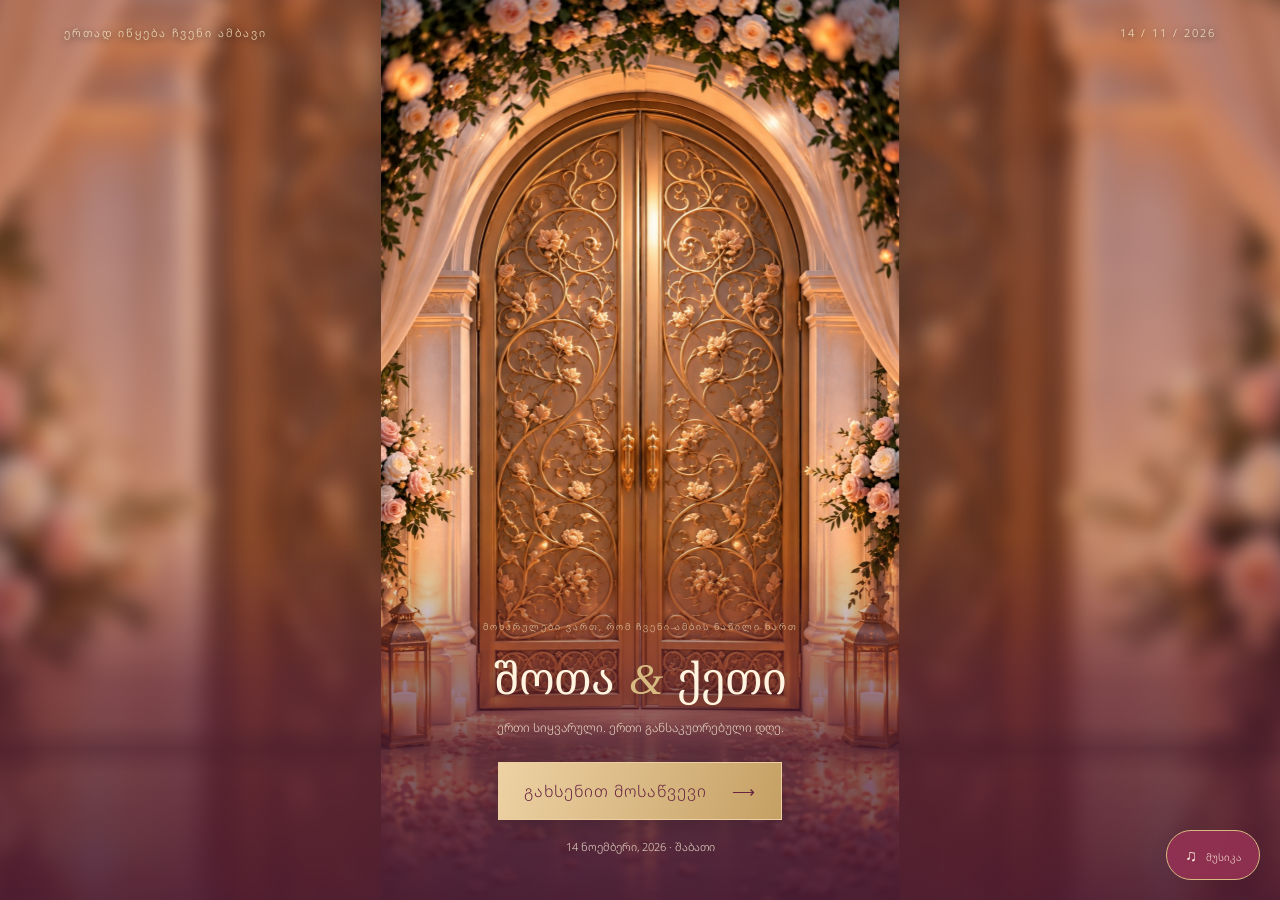
<file: index.html>
<!doctype html><html lang="ka"><head><meta charset="UTF-8"><meta name="viewport" content="width=device-width,initial-scale=1"><meta name="theme-color" content="#f5f0e6"><meta name="description" content="შოთასა და ქეთის საქორწილო მოსაწვევი — 14 ნოემბერი, 2026"><title>შოთა & ქეთი · 14 ნოემბერი 2026</title><link rel="preconnect" href="https://fonts.googleapis.com"><link rel="preconnect" href="https://fonts.gstatic.com" crossorigin><link href="https://fonts.googleapis.com/css2?family=Noto+Serif+Georgian:wght@300;400;500&family=Noto+Sans+Georgian:wght@300;400&display=swap" rel="stylesheet"><link rel="stylesheet" href="style.css?v=6"><style>
#preloader{position:fixed;inset:0;z-index:9999;display:flex;align-items:center;justify-content:center;background:radial-gradient(ellipse at 50% 32%,#fff8f3,#f0dce1);font-family:'Noto Serif Georgian',Georgia,serif;color:#902b50;transition:opacity .7s ease}
#preloader.pl-done{opacity:0;pointer-events:none}
#preloader .pl-inner{text-align:center;padding:22px}
#preloader .pl-names{font-size:26px;letter-spacing:1px;margin:0 0 28px;font-weight:400}
#preloader .pl-names em{color:#c7a46b;font-style:italic;font-family:Georgia,serif}
#preloader .pl-ring{position:relative;width:118px;height:118px;margin:0 auto}
#preloader .pl-ring svg{width:118px;height:118px;transform:rotate(-90deg)}
#preloader .pl-track{fill:none;stroke:#e9ccd3;stroke-width:4}
#preloader .pl-prog{fill:none;stroke:#c7a46b;stroke-width:4;stroke-linecap:round;stroke-dasharray:339.292;stroke-dashoffset:339.292;transition:stroke-dashoffset .3s ease}
#preloader .pl-pct{position:absolute;inset:0;display:flex;align-items:center;justify-content:center;font-size:27px;color:#902b50;font-variant-numeric:tabular-nums}
#preloader .pl-label{margin:26px 0 0;font-family:'Noto Sans Georgian',sans-serif;font-size:11px;letter-spacing:3px;color:#a66a7e}
@media(prefers-reduced-motion:reduce){#preloader .pl-prog{transition:none}}
</style></head><body class="locked"><div id="preloader" role="progressbar" aria-valuemin="0" aria-valuemax="100" aria-valuenow="0" aria-label="საიტის ჩატვირთვა"><div class="pl-inner"><p class="pl-names">შოთა <em>&</em> ქეთი</p><div class="pl-ring"><svg viewBox="0 0 118 118"><circle class="pl-track" cx="59" cy="59" r="54"/><circle class="pl-prog" cx="59" cy="59" r="54"/></svg><span class="pl-pct" aria-live="polite">0%</span></div><p class="pl-label">მოსაწვევი იტვირთება…</p></div></div>
<div id="intro" class="intro"><div class="intro-top"><span>ერთად იწყება ჩვენი ამბავი</span><span>14 / 11 / 2026</span></div><div class="scene photographic" id="scene"><div class="ceremony" id="ceremony"><video id="entrance-video" muted playsinline preload="auto" poster="open-aisle.jpg" aria-label="კარიბჭის მიღმა ნეფე-პატარძლის სიარული"><source src="wedding-video.mp4" type="video/mp4"></video></div><div class="gate-frame"><div class="photo-surround"></div><div class="gate left" id="leftGate"></div><div class="gate right" id="rightGate"></div></div></div><div class="intro-copy"><p class="eyebrow">მოხარულები ვართ, რომ ჩვენი ამბის ნაწილი ხართ</p><h1>შოთა <em>&</em> ქეთი</h1><p>ერთი სიყვარული. ერთი განსაკუთრებული დღე.</p><button id="open" class="primary">გახსენით მოსაწვევი <span>⟶</span></button><p class="small">14 ნოემბერი, 2026 · შაბათი</p></div><button id="skip" class="skip" hidden>მოსაწვევზე გადასვლა ⟶</button><div id="scene-caption" class="scene-caption" aria-live="polite"></div></div>
<main id="main" hidden><svg class="vine-defs" xmlns="http://www.w3.org/2000/svg" aria-hidden="true"><defs><g id="grape-leaf"><path d="M0 0C-9-12-30-10-28-23L-39-28L-27-34L-35-45L-20-44L-19-59L-6-49L0-68L7-49L22-59L21-42L37-45L29-31L42-25L27-18C26-5 8-10 0 0Z"/><path class="leaf-veins" d="M0 0V-59M0-15L-25-34M0-26L-15-46M0-15L27-29M0-29L16-47"/></g><symbol id="vine-spray" viewBox="0 0 190 650"><path class="vine-stem" d="M20 650C8 562 104 550 68 455S32 324 96 258S127 124 101 0"/><path class="vine-tendril" d="M68 458C143 464 159 404 121 402C93 403 106 439 127 421M72 303C8 300 9 249 37 253C59 259 43 286 30 273M118 132C178 141 179 91 153 96C136 100 145 122 159 113"/><g class="vine-leaves"><use href="#grape-leaf" transform="translate(64 555) rotate(-58) scale(1.05)"/><use href="#grape-leaf" transform="translate(60 484) rotate(44) scale(.9)"/><use href="#grape-leaf" transform="translate(49 389) rotate(-55) scale(1.1)"/><use href="#grape-leaf" transform="translate(74 308) rotate(48) scale(.95)"/><use href="#grape-leaf" transform="translate(113 224) rotate(-45) scale(.85)"/><use href="#grape-leaf" transform="translate(123 147) rotate(56) scale(.8)"/><use href="#grape-leaf" transform="translate(113 65) rotate(-38) scale(.65)"/></g></symbol></defs></svg><div class="vine-border vine-border-left" aria-hidden="true"><svg viewBox="0 0 190 650"><use href="#vine-spray"/></svg></div><div class="vine-border vine-border-right" aria-hidden="true"><svg viewBox="0 0 190 650"><use href="#vine-spray"/></svg></div><header><a href="#home" class="brand" aria-label="შოთა და ქეთი — მთავარი"><img src="monogram.jpg" alt="შოთასა და ქეთის ოქროს მონოგრამა" width="60" height="60"></a><nav><a href="#schedule">განრიგი</a><a href="#gallery">გალერეა</a><a href="#rsvp">დადასტურება</a></nav></header><section class="hero" id="home"><div class="hero-art"><video id="hero-video" muted loop playsinline preload="none" poster="garden-ceremony.jpg" aria-label="საქორწილო ვიდეო — უწყვეტი გამეორება"><source src="wedding-video.mp4" type="video/mp4"></video><span>ჩვენი დღის შთაგონება</span></div><div class="hero-copy"><img class="hero-crest" src="monogram.jpg" alt="შ & ქ მონოგრამა" width="78" height="78"><p class="eyebrow">ჩვენ ვქორწინდებით</p><h2>შოთა <em>&</em> ქეთი</h2><div class="hero-flourish" aria-hidden="true"><svg viewBox="0 0 240 44"><path class="vine-stem" d="M14 24Q68 8 120 22T226 20"/><use href="#grape-leaf" transform="translate(80 20) rotate(-26) scale(.32)"/><use href="#grape-leaf" transform="translate(120 24) rotate(150) scale(.3)"/><use href="#grape-leaf" transform="translate(160 19) rotate(-30) scale(.3)"/></svg></div><p class="date">14 ნოემბერი, 2026 · შაბათი</p><p class="hero-place">ოზურგეთი &amp; ბათუმი</p><p>სიხარულით გიწვევთ ჩვენი სიყვარულის<br>ყველაზე განსაკუთრებულ დღეს.</p><a class="text-link" href="#schedule">ჩვენი დღის განრიგი ↓</a></div></section><section class="count-section" id="wedding-calendar"><p class="eyebrow calendar-kicker">შეინახეთ თარიღი</p><h2 class="month-title">ნოემბერი <span>2026</span></h2><div class="calendar-rule"></div><div class="vine-divider" aria-hidden="true"><svg viewBox="0 0 300 75"><path class="vine-stem" d="M15 50Q75 16 150 43T285 30"/><use href="#grape-leaf" transform="translate(80 35) rotate(-30) scale(.42)"/><use href="#grape-leaf" transform="translate(125 39) rotate(140) scale(.37)"/><use href="#grape-leaf" transform="translate(180 48) rotate(28) scale(.42)"/><use href="#grape-leaf" transform="translate(230 44) rotate(140) scale(.34)"/></svg></div><div class="month-card" aria-label="2026 წლის ნოემბრის კალენდარი"><svg class="mc-leaf mc-leaf-tl" viewBox="0 0 70 70" aria-hidden="true"><use href="#grape-leaf" transform="translate(34 36) rotate(18) scale(.52)"/></svg><svg class="mc-leaf mc-leaf-br" viewBox="0 0 70 70" aria-hidden="true"><use href="#grape-leaf" transform="translate(36 34) rotate(198) scale(.52)"/></svg><div class="weekdays"><span>ორ</span><span>სა</span><span>ოთ</span><span>ხუ</span><span>პა</span><span>შა</span><span>კვ</span></div><div class="month-grid"><span class="empty" aria-hidden="true"></span><span class="empty" aria-hidden="true"></span><span class="empty" aria-hidden="true"></span><span class="empty" aria-hidden="true"></span><span class="empty" aria-hidden="true"></span><span class="empty" aria-hidden="true"></span><span class="month-day"><span>1</span></span><span class="month-day"><span>2</span></span><span class="month-day"><span>3</span></span><span class="month-day"><span>4</span></span><span class="month-day"><span>5</span></span><span class="month-day"><span>6</span></span><span class="month-day"><span>7</span></span><span class="month-day"><span>8</span></span><span class="month-day"><span>9</span></span><span class="month-day"><span>10</span></span><span class="month-day"><span>11</span></span><span class="month-day"><span>12</span></span><span class="month-day"><span>13</span></span><span class="month-day wedding-day" aria-label="14 ნოემბერი — ჩვენი ქორწილის დღე"><span>14</span><svg viewBox="0 0 100 94" aria-hidden="true"><path d="M50 85C36 72 7 54 7 29C7 3 38 0 50 22C62 0 93 3 93 29C93 54 64 72 50 85Z"/></svg><small class="wd-label">ჩვენი დღე</small></span><span class="month-day"><span>15</span></span><span class="month-day"><span>16</span></span><span class="month-day"><span>17</span></span><span class="month-day"><span>18</span></span><span class="month-day"><span>19</span></span><span class="month-day"><span>20</span></span><span class="month-day"><span>21</span></span><span class="month-day"><span>22</span></span><span class="month-day"><span>23</span></span><span class="month-day"><span>24</span></span><span class="month-day"><span>25</span></span><span class="month-day"><span>26</span></span><span class="month-day"><span>27</span></span><span class="month-day"><span>28</span></span><span class="month-day"><span>29</span></span><span class="month-day"><span>30</span></span></div></div><p class="eyebrow countdown-title">ჩვენს დიდ დღემდე დარჩა</p><div id="countdown" class="countdown" role="timer" aria-label="ქორწილამდე დარჩენილი დრო"></div><p class="small" id="count-label">14 ნოემბერი · 13:00 · საქართველოს დროით</p></section><section id="schedule" class="schedule"><p class="eyebrow">დღე, რომელსაც ერთად გავიხსენებთ</p><h2>ჩვენი დღის განრიგი</h2><p class="location-hint">დააჭირეთ „მაჩვენე გზა“ — მარშრუტი პირდაპირ გაიხსნება</p><div class="journey reveal" aria-label="ჩვენი დღის მოგზაურობის რუკა"><img class="journey-photo" src="journey-map.webp?v=2" alt="ჩვენი დღის მოგზაურობა — ოზურგეთიდან ბათუმამდე" loading="lazy" width="1280" height="1229"><p class="journey-note">ჩვენი დღის მოგზაურობა — ოზურგეთიდან ბათუმამდე</p></div><div class="events"><article><span class="event-no">I</span><time>13:00</time><h3>ჯვრისწერა</h3><p>ღვთისმშობლის მიძინების სახელობის ოზურგეთის<br>საკათედრო ტაძარი</p><a class="map-button" target="_blank" rel="noopener noreferrer" aria-label="ჯვრისწერის ადგილის რუკის გახსნა Google Maps-ში" href="https://www.google.com/maps/dir/?api=1&amp;destination=W2F3%2B94F%2C%20Ozurgeti%2C%20Georgia&amp;travelmode=driving&amp;dir_action=navigate"><svg viewBox="0 0 24 24" fill="none" aria-hidden="true"><path d="M20 10c0 6-8 12-8 12S4 16 4 10a8 8 0 1 1 16 0Z"/><circle cx="12" cy="10" r="2.5"/></svg><span>მაჩვენე გზა<small>Google Maps</small></span><span class="map-arrow">↗</span></a></article><article><span class="event-no">II</span><time>14:00</time><h3>ხელმოწერა</h3><p>ოზურგეთის იუსტიციის სახლი<br>იოანე პეტრიწის ქუჩა 9</p><a class="map-button" target="_blank" rel="noopener noreferrer" aria-label="იუსტიციის სახლის რუკის გახსნა Google Maps-ში" href="https://www.google.com/maps/dir/?api=1&amp;destination=W2F3%2B5X9%2C%20Ozurgeti%2C%20Georgia&amp;travelmode=driving&amp;dir_action=navigate"><svg viewBox="0 0 24 24" fill="none" aria-hidden="true"><path d="M20 10c0 6-8 12-8 12S4 16 4 10a8 8 0 1 1 16 0Z"/><circle cx="12" cy="10" r="2.5"/></svg><span>მაჩვენე გზა<small>Google Maps</small></span><span class="map-arrow">↗</span></a></article><article><span class="event-no">III</span><time>18:00</time><h3>საზეიმო ვახშამი</h3><p>ბათუმი<br>რესტორანი კრისტალ ჰოლი</p><a class="map-button" target="_blank" rel="noopener noreferrer" aria-label="საზეიმო ვახშმის ადგილის რუკის გახსნა Google Maps-ში" href="https://www.google.com/maps/dir/?api=1&amp;destination=41.6498757%2C41.7037522&amp;travelmode=driving&amp;dir_action=navigate"><svg viewBox="0 0 24 24" fill="none" aria-hidden="true"><path d="M20 10c0 6-8 12-8 12S4 16 4 10a8 8 0 1 1 16 0Z"/><circle cx="12" cy="10" r="2.5"/></svg><span>მაჩვენე გზა<small>Google Maps</small></span><span class="map-arrow">↗</span></a></article></div><a class="calendar" href="wedding.ics" download>＋ კალენდარში დამატება</a></section><section class="gallery" id="gallery"><div><p class="eyebrow">ჩვენი დღის განწყობა</p><h2>სიყვარულის ფერებში</h2></div><figure class="gallery-feature reveal"><button class="feature-photo" data-photo="couple-portrait.webp" aria-label="წყვილის პორტრეტის გადიდება"><img loading="lazy" src="couple-portrait.webp" alt="შოთა და ქეთი — საქორწილო პორტრეტი" width="1463" height="1075"></button><figcaption>შოთა <em>&</em> ქეთი</figcaption></figure><div class="photos"><button data-photo="table.jpg" aria-label="ყვავილების ფოტოს გადიდება"><img loading="lazy" src="table.jpg" alt="ოქროს დეტალები, თეთრი ყვავილები და სანთლები"></button><button data-photo="garden-ceremony.jpg" aria-label="ცერემონიის ფოტოს გადიდება"><img loading="lazy" src="garden-ceremony.jpg" alt="ბაღის ცერემონიის საცნობარო ფოტო"></button><button data-photo="church.jpg" aria-label="ტაძრის ფოტოს გადიდება"><img loading="lazy" src="church.jpg" alt="მოწოდებული ტაძრის საცნობარო ფოტო"></button></div><p class="small">საცნობარო გალერეა · წყვილის პირადი ფოტოები დაემატება მოგვიანებით</p></section><section id="rsvp" class="rsvp"><p class="eyebrow">გთხოვთ, დაგვიდასტუროთ</p><h2>დაადასტურეთ დასწრება</h2><p class="rsvp-sub">თქვენი პასუხი დაგვეხმარება დღის მოწყობაში</p><form id="rsvp-form" class="rsvp-form" novalidate><label class="rsvp-field"><span>სახელი და გვარი</span><input type="text" id="rsvp-name" required autocomplete="name" placeholder="თქვენი სახელი და გვარი"></label><div class="rsvp-field"><span>მობრძანდებით?</span><div class="rsvp-choice" role="group" aria-label="მობრძანდებით?"><button type="button" class="rsvp-opt" data-attend="სიამოვნებით მოვალ" aria-pressed="false">სიამოვნებით მოვალ</button><button type="button" class="rsvp-opt" data-attend="სამწუხაროდ, ვერ მოვალ" aria-pressed="false">სამწუხაროდ, ვერ მოვალ</button></div></div><label class="rsvp-field rsvp-persons" hidden><span>რამდენი პერსონა მობრძანდებით?</span><select id="rsvp-persons"><option value="1">1</option><option value="2">2</option><option value="3">3</option><option value="4">4</option><option value="5">5</option><option value="6">6</option><option value="7">7</option><option value="8">8</option><option value="9">9</option><option value="10">10</option><option value="11">11</option></select></label><button type="submit" class="rsvp-submit">გაგზავნა <span>→</span></button><p class="rsvp-msg" aria-live="polite"></p></form><div class="rsvp-done" hidden><div class="rsvp-done-mark" aria-hidden="true">♥</div><h3></h3><p></p></div></section><footer><img class="footer-logo" src="monogram.jpg" alt="შოთასა და ქეთის ოქროს მონოგრამა" width="110" height="110"><p>გელოდებით სიყვარულით</p><h2>შოთა <em>&</em> ქეთი</h2><p>14 · 11 · 2026</p><a class="credit" href="https://visionx.ge/" target="_blank" rel="noopener noreferrer">Created by <strong>visionx</strong></a></footer></main><audio id="wedding-audio" src="wedding-music.m4a" preload="metadata" loop></audio><div id="scroll-hint" class="scroll-hint" aria-hidden="true"><span>ჩასქროლე</span><svg viewBox="0 0 24 24" fill="none"><path d="M6 9l6 6 6-6"/></svg></div><button id="music" class="music" aria-pressed="false" aria-label="ფონური მუსიკის ჩართვა">♫ <span>მუსიკა</span></button><dialog id="lightbox"><button id="close-photo" aria-label="ფოტოს დახურვა">×</button><img id="large-photo" alt="გალერეის გადიდებული სურათი"></dialog><script src="app.js?v=6"></script></body></html>
</file>
<file: style.css>
:root{--ivory:#f6f1e8;--gold:#a78449;--burgundy:#581f30;--ink:#443b33}*{box-sizing:border-box}html{scroll-behavior:smooth;scroll-padding-top:80px}body{margin:0;background:var(--ivory);color:var(--ink);font-family:Georgia,'Times New Roman',serif}body.locked{overflow:hidden}button,a{-webkit-tap-highlight-color:transparent}button{font:inherit;cursor:pointer}a{color:inherit}button:focus-visible,a:focus-visible{outline:3px solid #b48942;outline-offset:5px}[hidden]{display:none!important}.intro{height:100svh;min-height:650px;position:relative;overflow:hidden;background:radial-gradient(ellipse at 50% 30%,#fffdf6,#e9dfcd)}.intro-top{position:absolute;inset:30px 5% auto;display:flex;justify-content:space-between;font-size:11px;letter-spacing:2px;color:#837357;z-index:8}.scene{position:absolute;width:min(680px,94vw);height:64%;top:7%;left:50%;transform:translateX(-50%);perspective:1100px}.gate-frame{position:absolute;inset:8% 9% 0;border:14px double #b59b68;border-radius:48% 48% 0 0;box-shadow:0 0 0 13px #e7ddca,0 0 0 16px #c0aa7e,0 24px 55px #6c57392b;transform-style:preserve-3d}.arch-heading{position:absolute;top:8%;width:100%;text-align:center;color:var(--gold);font-size:40px;z-index:3;pointer-events:none}.arch-heading i{font-size:25px}.gate{position:absolute;top:0;bottom:0;width:50%;background:linear-gradient(100deg,#eee4d1,#fffaf0 50%,#e8dbc2);border:3px solid #bea370;backface-visibility:visible;transition:transform 3.3s cubic-bezier(.35,.05,.25,1);overflow:hidden;box-shadow:inset 0 0 25px #a7895140}.left{left:0;transform-origin:left center;border-radius:100% 0 0 0 / 50% 0 0 0}.right{right:0;transform-origin:right center;border-radius:0 100% 0 0 / 0 50% 0 0}.gate svg{height:100%;width:100%}.opening .left{transform:rotateY(-108deg)}.opening .right{transform:rotateY(108deg)}.flowers{position:absolute;width:36%;height:82%;top:4%;pointer-events:none;z-index:4}.flowers-left{left:-20%}.flowers-right{right:-20%;transform:scaleX(-1)}.flowers svg{width:100%;height:100%;overflow:visible}.intro-copy{position:absolute;bottom:3.5%;left:0;width:100%;text-align:center;z-index:6;transition:opacity .6s}.eyebrow{font-size:10px;letter-spacing:2px;color:#8b7451;line-height:1.9}.intro h1{font-size:clamp(34px,5vw,56px);font-weight:400;color:var(--burgundy);margin:14px 0}em{font-weight:400;color:var(--gold)}.intro-copy>p:not(.eyebrow){font-size:12px}.primary{border:1px solid #7b3446;background:var(--burgundy);color:#fff7e7;padding:18px 25px;min-height:52px;letter-spacing:1px;margin:12px 0 6px;box-shadow:0 8px 20px #581f3020}.primary span{margin-left:20px}.small{font-size:11px!important;line-height:1.8;color:#8c7f6c}.opening .intro-copy{opacity:0;pointer-events:none}.ceremony{position:absolute;inset:9% 10% 0;overflow:hidden;border-radius:48% 48% 0 0;background:#ede5d4;transition:transform 6s ease 2s}.ceremony>svg{width:100%;height:100%;object-fit:cover}.opening .ceremony{transform:scale(1.32)}.walking{animation:none}.opening .walking{animation:walk 6s ease-in-out 1s forwards}.opening .step{animation:step .7s ease-in-out infinite alternate}.opening .clap{animation:clap .6s infinite alternate;transform-box:fill-box;transform-origin:bottom}.scene-caption{position:absolute;bottom:8%;width:100%;text-align:center;color:var(--burgundy);font-size:18px}.skip{position:absolute;bottom:24px;right:24px;z-index:10;background:#f6f1e8d9;border:1px solid #b59b68;padding:12px;color:var(--burgundy)}@keyframes walk{from{transform:translate(0,80px) scale(1.12);transform-origin:50% 90%}to{transform:translate(65px,-105px) scale(.6);transform-origin:50% 90%}}@keyframes step{to{transform:translateY(-5px) rotate(3deg)}}@keyframes clap{to{transform:rotate(16deg)}}header{height:80px;display:flex;align-items:center;justify-content:space-between;padding:0 7%;border-bottom:1px solid #b59b6833}header>a{text-decoration:none;color:var(--burgundy);font-size:25px}nav{display:flex;gap:28px;font-size:12px}nav a{text-decoration:none}.hero{display:grid;grid-template-columns:1fr 1fr;max-width:1250px;margin:auto;padding:55px 7% 65px;gap:9%;align-items:center}.hero-art{position:relative}.hero-art img{width:100%;height:600px;object-fit:cover;border-radius:48% 48% 0 0}.hero-art span{position:absolute;bottom:18px;left:0;width:100%;text-align:center;font-size:10px;letter-spacing:2px;color:#fff}.hero-copy{text-align:center}.hero h2{font-size:clamp(42px,6vw,76px);font-weight:400;line-height:1.35;color:var(--burgundy);margin:20px 0}.hero h2 em{font-size:.65em}.rule{width:70px;height:1px;background:var(--gold);margin:30px auto}.hero-copy p{font-size:14px;line-height:2;color:#7c6c5d}.hero-copy .date{color:var(--burgundy);font-size:19px}.text-link{display:inline-block;margin-top:20px;text-decoration:none;border-bottom:1px solid #b59b68;padding-bottom:8px;font-size:12px}.count-section{text-align:center;background:#eae2d3;padding:45px 20px}.countdown{display:flex;justify-content:center;gap:40px;margin:30px 0}.countdown strong{display:block;font-size:48px;font-weight:400;color:var(--burgundy);font-variant-numeric:tabular-nums}.countdown span{font-size:11px;color:#7a6b56}.schedule{padding:90px 6%;text-align:center}h2{font-weight:400;color:var(--burgundy);font-size:34px}.events{max-width:1120px;margin:55px auto 40px;display:grid;grid-template-columns:repeat(3,1fr)}article{position:relative;padding:0 25px;border-right:1px solid #b59b6850}article:last-child{border:0}.event-no{display:block;color:#b59b68;font-size:15px;margin-bottom:26px}time{font-size:36px;color:var(--gold)}h3{font-size:21px;font-weight:400;color:var(--burgundy);margin:20px 0}article p{font-size:12px;line-height:2;min-height:60px}article a{font-size:12px;text-underline-offset:6px}.calendar{display:inline-block;padding:15px 22px;border:1px solid #b59b68;text-decoration:none;font-size:12px}.gallery{padding:60px 7% 80px;text-align:center;background:#efe9df}.gallery>div>p{font-size:12px;line-height:2}.photos{display:grid;grid-template-columns:1fr 1fr 1fr;gap:22px;max-width:1100px;margin:40px auto 20px;align-items:center}.photos button{border:0;padding:0;background:none;overflow:hidden}.photos img{width:100%;height:350px;object-fit:cover;display:block;transition:transform .5s}.photos button:nth-child(2) img{height:430px}.photos button:hover img{transform:scale(1.04)}footer{text-align:center;background:var(--burgundy);padding:65px 20px;color:#d5c19e}footer h2{color:var(--ivory);font-size:43px}footer p{font-size:12px}footer button{background:none;border:0;border-bottom:1px solid #b59b6860;padding:12px;color:#d5c19e;font-size:11px}.music{position:fixed;right:20px;bottom:20px;z-index:30;border:1px solid #b59b68;background:#f6f1e8ed;color:var(--burgundy);border-radius:50px;padding:13px 18px;box-shadow:0 3px 20px #0001}.music span{font-size:10px;margin-left:5px}.music[aria-pressed=true]{background:var(--burgundy);color:var(--ivory)}dialog{padding:0;border:1px solid #b59b68;background:#f6f1e8;max-width:92vw;max-height:90svh}dialog::backdrop{background:#1b1016d9}dialog img{display:block;max-height:85svh;max-width:88vw}dialog button{position:absolute;right:8px;top:8px;border:0;border-radius:50%;width:40px;height:40px;font-size:28px;background:var(--ivory);color:var(--burgundy)}@media(max-width:650px){.intro{min-height:600px}.intro-top{top:22px;font-size:8px;letter-spacing:1px}.scene{top:9%;height:55%;width:100vw}.gate-frame{inset:8% 13% 0;border-width:9px}.arch-heading{font-size:30px}.flowers{width:33%;left:-17%}.flowers-right{left:auto;right:-17%}.intro-copy{bottom:5%}.intro-copy .eyebrow{font-size:8px;letter-spacing:1px}.intro h1{font-size:36px}.hero{grid-template-columns:1fr;padding:35px 8% 50px;gap:24px}.hero-art{max-width:340px;width:100%;margin:auto}.hero-art img{height:420px}.hero h2{font-size:48px;margin:12px 0}.hero h2 br{display:none}.hero-copy .eyebrow{margin-top:12px}.hero-copy p{font-size:12px}.rule{margin:20px auto}.countdown{gap:23px}.countdown strong{font-size:36px}header{height:65px}nav{gap:20px;font-size:10px}h2{font-size:28px}.schedule{padding:60px 7%}.events{grid-template-columns:1fr;margin-top:40px}article{border-right:0;border-bottom:1px solid #b59b6840;padding:25px 10px 35px}.event-no{margin-bottom:15px}article p{min-height:0}.photos{gap:10px;grid-template-columns:1fr 1fr}.photos img,.photos button:nth-child(2) img{height:250px}.photos button:last-child{grid-column:1/-1}.photos button:last-child img{height:220px}.gallery{padding:45px 6%}.gallery h2{font-size:25px}footer h2{font-size:36px}.music{bottom:14px;right:14px}.scene-caption{font-size:15px;bottom:16%}}@media(prefers-reduced-motion:reduce){html{scroll-behavior:auto}*,*::before,*::after{animation-duration:.01ms!important;transition-duration:.01ms!important;animation-iteration-count:1!important}}
@media(min-width:651px){.scene{height:58%;top:7%}.intro-copy{bottom:3%}}
/* Photographic palace entrance, using the supplied references. */
.intro{min-height:600px;background:#251d16;isolation:isolate}.intro:before{content:'';position:absolute;inset:-25px;background:linear-gradient(#281b1855,#281b1877),url('palace-gate.jpg') center/cover;filter:blur(22px);z-index:-1}.intro-top{color:#f6e8c8;text-shadow:0 2px 9px #000;letter-spacing:2px;top:25px}.scene.photographic{width:min(100vw,56.25svh);height:100%;top:0;left:50%;transform:translateX(-50%);perspective:1200px;box-shadow:0 0 100px #140d0b80}.photographic .gate-frame{inset:0;border:0;border-radius:0;box-shadow:none;transform-style:preserve-3d;transition:transform 3.7s ease 2s,opacity 1.5s ease 4s}.photo-surround,.photographic .gate{position:absolute;inset:0;width:100%;height:100%;border:0;border-radius:0;box-shadow:none;background:url('palace-gate.jpg') center/100% 100% no-repeat}.photo-surround{z-index:3;pointer-events:none;clip-path:polygon(evenodd,0% 0%,100% 0%,100% 100%,0% 100%,0% 0%,50% 19%,43% 23%,34% 25%,27% 30%,21% 37%,20% 85%,80% 85%,79% 37%,73% 30%,66% 25%,57% 23%,50% 19%)}.photographic .left{clip-path:polygon(50% 19%,43% 23%,34% 25%,27% 30%,21% 37%,20% 85%,50% 85%);transform-origin:20% 53%;z-index:2}.photographic .right{clip-path:polygon(50% 19%,57% 23%,66% 25%,73% 30%,79% 37%,80% 85%,50% 85%);transform-origin:80% 53%;z-index:2}.photographic .gate{transition:transform 3.8s cubic-bezier(.32,.05,.2,1),filter 3.8s;backface-visibility:hidden}.opening .photographic .left{transform:rotateY(-102deg);filter:brightness(.65)}.opening .photographic .right{transform:rotateY(102deg);filter:brightness(.65)}.photographic .ceremony{inset:0;border-radius:0;transition:transform 8s cubic-bezier(.2,.5,.2,1);background:#f1eddf}.photographic .ceremony img{height:100%;width:100%;object-fit:cover;object-position:center 62%;display:block}.opening .photographic .ceremony{transform:scale(1.25)}.opening .photographic .gate-frame{transform:scale(1.65);opacity:0}.intro-copy{bottom:0!important;padding:70px 15px 32px;color:#fff7e6;background:linear-gradient(transparent,#1f1119a6 40%,#1f1119d9);pointer-events:none}.intro-copy .eyebrow{color:#ead6af;font-size:9px;letter-spacing:2px}.intro h1{color:#fff5e4;font-size:44px;margin:12px 0;text-shadow:0 3px 20px #0005}.intro h1 em{color:#d8bb83}.intro-copy>p:not(.eyebrow){color:#ede0cc}.intro-copy .primary{pointer-events:auto;background:linear-gradient(110deg,#e7cf9d,#b8955c);border:1px solid #ecd7b2;color:#3b2221;box-shadow:0 5px 35px #0004;padding:17px 25px;margin-top:14px}.intro-copy .small{color:#cbbba4}.scene-caption{color:#fff8e9;text-shadow:0 2px 14px #000;background:linear-gradient(transparent,#271c1660,transparent);padding:25px 15px;bottom:14%;letter-spacing:2px}.skip{background:#271b1fc7;color:#fff1d5;border-color:#bca072;bottom:25px;right:25px}.music{background:#2e1a21bc;border-color:#c5ad7b;color:#f5e4c4;backdrop-filter:blur(12px)}.hero-art img{object-position:center 65%}.photos button:nth-child(2) img{object-position:center 70%}@media(max-width:650px){.intro{min-height:570px}.scene.photographic{width:100vw;height:100%;top:0}.intro-top{font-size:8px;inset:22px 20px auto;letter-spacing:.8px}.intro-copy{padding:70px 12px 40px}.intro h1{font-size:37px}.intro-copy .eyebrow{font-size:8px;letter-spacing:.7px}.music span{display:none}.music{width:44px;height:44px;padding:0;right:12px;bottom:12px}.scene-caption{font-size:14px;letter-spacing:1px}.photographic .ceremony img{object-position:center 65%}}

header .brand{display:flex;align-items:center;justify-content:center;width:60px;height:60px;flex-shrink:0}header .brand img{display:block;width:60px;height:60px;object-fit:contain;mix-blend-mode:multiply}@media(max-width:650px){header .brand,header .brand img{width:49px;height:49px}}

.hero-art video{display:block;width:100%;height:600px;object-fit:cover;object-position:center;border-radius:48% 48% 0 0}@media(max-width:650px){.hero-art video{height:420px}}

.count-section{padding:75px 20px 65px;background:radial-gradient(ellipse at 85% 65%,#e9d9d280,transparent 55%),#f2e9dc}.calendar-kicker{color:#b76e7e;font-size:12px;letter-spacing:4px}.month-title{font-size:46px;margin:15px 0 28px;color:#711c33}.month-title span{font-weight:400}.calendar-rule{width:145px;height:1px;background:linear-gradient(90deg,transparent,#b29159,transparent);margin:0 auto 45px}.month-card{max-width:610px;margin:0 auto;background:#fffbf4;border:1px solid #e0ceb0;border-radius:35px;padding:25px 28px 30px;box-shadow:0 20px 45px #7131460c}.weekdays,.month-grid{display:grid;grid-template-columns:repeat(7,minmax(0,1fr))}.weekdays{padding:9px 0 20px;border-bottom:1px solid #e3d4bc;color:#b97582;font-size:14px}.month-grid{padding-top:15px;row-gap:5px}.month-day,.empty{height:65px;display:flex;align-items:center;justify-content:center;position:relative;font-size:25px;color:#967a7e;font-variant-numeric:lining-nums}.wedding-day>span{position:relative;background:#791c34;color:#fff8ed;border-radius:50%;width:43px;height:43px;display:flex;align-items:center;justify-content:center;z-index:1}.wedding-day svg{position:absolute;width:75px;height:71px;top:0;left:50%;transform:translateX(-50%);overflow:visible;fill:none;stroke:#791c34;stroke-width:2.5}.countdown-title{margin:48px 0 25px;color:#a68187;font-size:12px;letter-spacing:3px}.countdown{gap:18px;margin:0 auto 23px;max-width:580px}.countdown>div{flex:1;max-width:125px;min-width:0;border:1px solid #dfcbaa;border-radius:75px 75px 16px 16px;padding:30px 6px 22px;background:#fffbf4}.countdown strong{font-size:42px;color:#791c34;margin-bottom:12px}.countdown span{color:#a58287;font-size:12px}@media(max-width:650px){.count-section{padding:55px 18px 45px}.calendar-kicker{font-size:10px;letter-spacing:3px}.month-title{font-size:32px;margin:14px 0 25px}.calendar-rule{margin-bottom:32px}.month-card{border-radius:25px;padding:17px 12px 20px}.weekdays{font-size:11px;padding:8px 0 15px}.month-grid{padding-top:12px;row-gap:3px}.month-day,.empty{height:46px;font-size:20px}.wedding-day>span{width:33px;height:33px}.wedding-day svg{width:54px;height:51px;top:0}.countdown-title{font-size:9px;letter-spacing:2px;margin:35px 0 22px}.countdown{gap:10px}.countdown>div{padding:25px 3px 18px;border-radius:50px 50px 12px 12px}.countdown strong{font-size:30px;margin-bottom:10px}.countdown span{font-size:10px}}

.location-hint{font-size:12px;line-height:1.9;color:#978571;margin:18px auto 0;max-width:370px}.events{gap:22px;align-items:stretch;margin-top:36px}.events article{border:1px solid #ddc9a7;border-radius:120px 120px 24px 24px;padding:35px 24px 26px;background:linear-gradient(160deg,#fffcf6,#f0e6d8);box-shadow:0 12px 35px #5b283008;display:flex;flex-direction:column;align-items:center}.events article:last-child{border:1px solid #ddc9a7}.event-no{margin-bottom:20px;border-bottom:1px solid #d9c5a3;padding-bottom:14px;width:40px}.events time{font-size:38px}.events h3{margin:20px 0 12px}.events article p{line-height:1.9;margin:0 0 25px;min-height:65px}.events .map-button{display:flex;align-items:center;gap:12px;width:100%;max-width:250px;margin-top:auto;background:#67243a;color:#fff4df;border:1px solid #67243a;border-radius:12px;padding:15px 14px;text-decoration:none;text-align:left;box-shadow:0 6px 16px #67243a18;transition:background .2s,transform .2s}.map-button svg{width:23px;height:26px;stroke:#e2c490;stroke-width:1.5;flex-shrink:0}.map-button>span:not(.map-arrow){font-size:12px;line-height:1.5}.map-button small{display:block;color:#d9c3b3;font-size:9px;letter-spacing:1px;margin-top:3px}.map-arrow{margin-left:auto;font-size:23px;color:#e2c490}.map-button:hover{background:#7e3048;transform:translateY(-2px)}@media(max-width:650px){.events{gap:22px;max-width:360px}.events article{padding:30px 25px 26px;border-radius:100px 100px 22px 22px}.events article p{min-height:0;font-size:13px}.events .map-button{max-width:none;min-height:62px}.map-button>span:not(.map-arrow){font-size:14px}.location-hint{font-size:11px}}
/* Location photography */
.events article{position:relative;isolation:isolate;overflow:hidden;min-height:455px;background:#332b26;box-shadow:0 15px 35px #40202b18;border-color:#bda475}.events article::before{content:'';position:absolute;inset:0;z-index:-2;background-size:cover;background-position:center;transition:transform .7s}.events article::after{content:'';position:absolute;inset:0;z-index:-1;background:linear-gradient(180deg,#171a1c48 0%,#19161b70 32%,#24131cce 73%,#24131ce8 100%)}.events article:nth-child(1)::before{background-image:url('church.jpg');background-position:52% center}.events article:nth-child(2)::before{background-image:url('signing-arch.jpg')}.events article:nth-child(3)::before{background-image:url('table.jpg')}.events article:hover::before{transform:scale(1.035)}.events .event-no{color:#f2dbac;border-color:#e5ce9c99;text-shadow:0 2px 9px #0008}.events time{color:#ffe8b4;text-shadow:0 2px 14px #0009}.events h3{color:#fff6e6;text-shadow:0 2px 10px #0005;margin-top:47px}.events article p{color:#fff4e6;text-shadow:0 1px 8px #0007}.events .map-button{background:#f7edda;color:#572239;border-color:#e8c995;box-shadow:0 6px 18px #0003}.events .map-button svg{stroke:#885c3d}.events .map-button small{color:#846b59}.events .map-arrow{color:#8b603a}.events .map-button:hover{background:#fff9eb}.events article:last-child{border-color:#bda475}@media(max-width:650px){.events article{min-height:450px;padding-top:30px}.events h3{margin-top:55px}.events article p{margin-bottom:28px}}
/* Candlelight palette */
:root{--ivory:#faf4eb;--gold:#ad854f;--burgundy:#75513e;--ink:#604d40}body{background:radial-gradient(ellipse at 5% 20%,#f0d9c533,transparent 50%),#faf4eb}header{background:#fcf7ef;border-bottom-color:#dcc4a355}.hero-copy p{color:#8b7462}.hero-copy .date{color:#87623e}.hero-copy h2{color:#806044}.eyebrow{color:#aa8561}.count-section{background:radial-gradient(ellipse at 85% 65%,#edcfb480,transparent 60%),#f2e6d7}.calendar-kicker,.countdown-title{color:#b68b72}.month-title{color:#916b46}.month-card{background:#fffaf2;border-color:#dfc7a5;box-shadow:0 20px 55px #ae795514}.weekdays{color:#b38870}.month-day{color:#9b806a}.wedding-day>span{background:#b18a56;color:#fffaf0}.wedding-day svg{stroke:#b18a56}.countdown>div{background:#fffaf2;border-color:#dfc7a5}.countdown strong{color:#9a7148}.countdown span{color:#a48670}.schedule{background:linear-gradient(145deg,#fffaf2,#f1e4d3)}.events article::after{background:linear-gradient(180deg,#29201625,#37271b60 32%,#392719bf 73%,#392719e0 100%)}.events .map-button{background:linear-gradient(115deg,#fff5df,#e4c799);color:#6c4c2f;border-color:#e8c995;border-radius:5px 18px 5px 18px;position:relative;overflow:hidden}.events .map-button:after{content:'';position:absolute;inset:0;background:linear-gradient(110deg,transparent 30%,#fff9 48%,transparent 65%);transform:translateX(-150%);transition:transform .8s}.events .map-button:hover:after{transform:translateX(150%)}.gallery{background:#eee0cf}.gallery h2{color:#8c6543}footer{background:radial-gradient(ellipse at 50% 0,#b38d62,#796047);color:#f0dfc8}footer h2{color:#fff7e9}footer em{color:#e8c693}footer button{color:#f0dfc8;border-color:#e1c9a7}.music,.music[aria-pressed=true]{background:#a17b51e6;color:#fff5df;border-color:#e1c695}.intro-copy .primary{color:#61432c}.intro:before{background:linear-gradient(#61401f22,#51331e44),url('palace-gate.jpg') center/cover}.intro-copy{background:linear-gradient(transparent,#3e291aa6 40%,#3e291ad9)}.intro h1{color:#fff4df}.text-link{border-color:#b9905c}.calendar{border-color:#c6a477;color:#88623f}.map-invite{padding:0;border:1px solid #d9bd95;border-radius:180px 180px 24px 24px;background:#fcf5e9;max-width:min(430px,92vw);width:430px;overflow:hidden;color:#715039;box-shadow:0 30px 100px #34211155}.map-invite::backdrop{background:#372719a6;backdrop-filter:blur(7px)}.map-invite[open]{animation:unfold-map .65s cubic-bezier(.2,.7,.2,1)}.map-invite .map-close{position:absolute;right:16px;top:20px;width:38px;height:38px;font-size:24px;border:1px solid #d9bd95;background:#fff9eb;color:#8f6c49;z-index:2}.map-preview-art{height:230px;position:relative;background:radial-gradient(ellipse,#fffaf1,#ecddc4);overflow:hidden}.map-preview-art>svg{width:100%;height:100%;stroke:#c4aa82;fill:none;stroke-width:1.1}.map-preview-art .route{stroke:#9d7749;stroke-width:2;stroke-dasharray:280;stroke-dashoffset:280}.map-invite[open] .route{animation:route-draw 1.8s ease .2s forwards}.map-preview-art .map-pin{position:absolute;left:50%;top:65px;width:52px;height:62px;margin-left:-26px;color:#a37c49;filter:drop-shadow(0 8px 9px #9b7b4044)}.map-pin svg{width:100%;height:100%;fill:#fcf4df;stroke:currentColor;stroke-width:1.3}.map-invite[open] .map-pin{animation:pin-arrive .8s cubic-bezier(.2,.8,.2,1)}.map-details{text-align:center;padding:0 28px 30px}.map-details .eyebrow{margin:0 0 10px}.map-details h3{font-size:27px;color:#88603b;margin:10px 0}.map-details p{font-size:12px;line-height:1.9;color:#927861}.map-launch{display:block;background:linear-gradient(110deg,#b18b59,#907047);padding:17px 15px;color:#fff8e8;text-decoration:none;border:1px solid #c29d67;border-radius:9px;font-size:13px;margin-top:22px}.map-note{font-size:10px!important;color:#a18d76!important;margin-bottom:0}.map-invite img{max-width:none}@keyframes unfold-map{from{opacity:0;transform:translateY(45px) rotateX(-20deg) scale(.9)}to{opacity:1;transform:translateY(0) rotateX(0) scale(1)}}@keyframes route-draw{to{stroke-dashoffset:0}}@keyframes pin-arrive{from{opacity:0;transform:translateY(-50px)}70%{transform:translateY(5px)}to{opacity:1;transform:translateY(0)}}@media(prefers-reduced-motion:reduce){.map-preview-art .route{stroke-dashoffset:0}}
.map-invite .map-close{top:155px;right:18px}

/* Hand-drawn grapevine ornaments */
main{position:relative;isolation:isolate}.vine-defs{position:absolute;width:0;height:0;overflow:hidden}.vine-border{position:absolute;pointer-events:none;z-index:2;width:clamp(75px,12vw,175px);opacity:.38;color:#989063}.vine-border svg{display:block;width:100%;height:auto;overflow:visible}.vine-border-left{top:760px;left:-32px}.vine-border-right{top:1850px;right:-25px;transform:scaleX(-1)}.vine-stem{fill:none;stroke:#b2935b;stroke-width:2;stroke-linecap:round}.vine-tendril{fill:none;stroke:#ae9768;stroke-width:1.3;stroke-linecap:round}#grape-leaf>path:first-child{fill:#a5a076;fill-opacity:.38;stroke:#96895a;stroke-width:1.2;stroke-linejoin:round}.leaf-veins{fill:none;stroke:#96895a;stroke-width:.8;opacity:.7}.vine-divider{max-width:280px;margin:-33px auto 22px;pointer-events:none;color:#a2986b;opacity:.7}.vine-divider svg{display:block;width:100%;height:70px;overflow:visible}.vine-leaves{transform-origin:center;animation:vine-sway 9s ease-in-out infinite alternate}@keyframes vine-sway{from{transform:rotate(-1deg)}to{transform:rotate(1.2deg)}}@media(max-width:650px){.vine-border{width:83px;opacity:.27}.vine-border-left{left:-37px;top:1000px}.vine-border-right{right:-34px;top:2180px}.vine-divider{max-width:220px;margin:-25px auto 16px}.vine-divider svg{height:55px}}
body{overflow-x:clip}
/* Larger ceremony video */
.hero{grid-template-columns:1.15fr 1fr;gap:7%}.hero-art video{height:660px}@media(max-width:650px){.hero{grid-template-columns:1fr;padding:28px 5% 50px;gap:28px}.hero-art{max-width:460px;width:100%}.hero-art video{height:auto;aspect-ratio:3/4;min-height:460px;max-height:78svh}.hero-copy{padding-inline:3%}}@media(max-width:380px){.hero-art video{min-height:420px}}

/* Editorial type and layered light */
body{font-family:'Noto Sans Georgian',sans-serif;font-weight:300}h1,h2,h3,.month-title,time,.countdown strong{font-family:'Noto Serif Georgian',Georgia,serif;font-weight:300}.hero h2{letter-spacing:-2px;line-height:1.5}.hero h2 em,footer h2 em,.intro h1 em{font-family:Georgia,serif;font-style:italic;padding:0 .12em}.eyebrow{font-weight:300;letter-spacing:3px}header{background:#fffaf0a8;backdrop-filter:blur(18px)}.hero{position:relative;isolation:isolate}.hero:before{content:'';position:absolute;inset:0 -10vw;z-index:-1;pointer-events:none;background:radial-gradient(ellipse at 12% 25%,#e9cda350,transparent 45%),radial-gradient(ellipse at 90% 85%,#edccb54d,transparent 50%)}.hero-copy{background:linear-gradient(140deg,#fffdf640,#fff8ed08);padding:28px 12px;border-radius:180px 180px 24px 24px}.hero-art:after{content:'';position:absolute;inset:-9px;border:1px solid #c3a37570;border-radius:49% 49% 0 0;pointer-events:none}.count-section{position:relative;background:radial-gradient(ellipse at 12% 15%,#fffdf8 0%,transparent 55%),radial-gradient(ellipse at 90% 80%,#d9b78d66,transparent 60%),linear-gradient(135deg,#f4e6d3,#eed8c2 55%,#faf2e5);border-radius:55px 55px 0 0}.month-card{background:linear-gradient(135deg,#fffdf5c9,#fffbf291);backdrop-filter:blur(15px);border-color:#fff9e0;box-shadow:0 18px 65px #9b70441c,inset 0 0 0 1px #cbaa6b33}.countdown>div{background:linear-gradient(160deg,#fffaf1c9,#f8ecda70);border-color:#d4b98f}.schedule{position:relative;background:radial-gradient(ellipse at 0% 35%,#a47f5150,transparent 58%),linear-gradient(145deg,#70523d,#a5835f 60%,#c5a782);color:#fff3df}.schedule>h2{color:#fff2d9;font-size:40px}.schedule>.eyebrow{color:#eed1a5}.schedule .location-hint{color:#f2dfc7}.schedule .calendar{color:#fff2db;border-color:#ead2aa99;background:#fff7e90d;backdrop-filter:blur(10px)}.events article{box-shadow:0 20px 45px #21160933;border-color:#e4c99c88}.events time{font-family:Georgia,serif;font-size:46px;font-weight:400;letter-spacing:2px}.events h3{font-size:26px;font-weight:300}.events article p{font-size:12px;font-weight:300;line-height:2}.events article:nth-child(2){transform:translateY(18px)}.events .map-button{background:linear-gradient(115deg,#fff9e9dc,#e6cfaaed);backdrop-filter:blur(14px);border-radius:35px;box-shadow:0 8px 20px #1e130c22}.gallery{background:radial-gradient(ellipse at 90% 0,#f0d2ba88,transparent 55%),linear-gradient(180deg,#fbf2e5,#eee1cd)}.gallery h2{font-size:38px}.photos{gap:26px}.photos button{border:1px solid #fff8e9;box-shadow:0 13px 35px #88623e22;padding:7px;background:#fffbf24d}.photos button:nth-child(1){transform:rotate(-2deg)}.photos button:nth-child(3){transform:rotate(2deg)}.photos button:nth-child(2){border-radius:170px 170px 0 0}.photos button:nth-child(2) img{border-radius:165px 165px 0 0}footer{background:radial-gradient(ellipse at 50% 0,#c39a6a55,transparent 60%),linear-gradient(145deg,#796049,#49372b);position:relative}footer h2{font-size:48px;font-weight:300}footer>p:first-child{letter-spacing:3px;color:#dfc6a4}.small{font-weight:300}.intro-copy{font-family:'Noto Sans Georgian',sans-serif}.intro h1{font-family:'Noto Serif Georgian',Georgia,serif;letter-spacing:-1px}@media(max-width:650px){.hero-copy{padding:15px 8px}.hero h2{font-size:43px;letter-spacing:-1.5px}.count-section{border-radius:35px 35px 0 0}.schedule>h2{font-size:30px}.events article:nth-child(2){transform:none}.events h3{font-size:29px}.events article p{font-size:13px}.gallery h2{font-size:28px}footer h2{font-size:37px}.photos{gap:15px}.eyebrow{letter-spacing:2px}}
/* Distinct champagne navigation bar */
main>header{background:linear-gradient(110deg,#e8d7bded,#ddc5a3e8 60%,#ead9c0ed);border-bottom:1px solid #b8956199;box-shadow:0 5px 20px #87643d16,inset 0 1px 0 #fff8e9aa;backdrop-filter:blur(18px)}main>header nav a{color:#60462e;font-weight:400;text-shadow:0 1px 0 #fff7e966}main>header nav a:hover{color:#9b713e}

.footer-logo{display:block;width:110px;height:110px;object-fit:contain;margin:0 auto 28px;border-radius:50%;border:1px solid #e2c491;box-shadow:0 8px 28px #20140d33}footer>p{letter-spacing:2px}
.credit{display:inline-block;margin-top:30px;font-size:11px;letter-spacing:1.5px;color:#d9c19e;text-decoration:none;font-family:'Noto Sans Georgian',sans-serif;opacity:.82;transition:opacity .2s,color .2s}
.credit strong{color:#ecc995;font-weight:400;letter-spacing:.5px}
.credit:hover{opacity:1;color:#f3e3c6}
.credit:hover strong{color:#f6d9a6}
/* ---- Header in the footer's deep burgundy ---- */
body main>header{background:linear-gradient(145deg,#5f1e39,#3f1225)!important;border-bottom:1px solid #6e2340!important;box-shadow:0 6px 22px #2a0c1942!important;backdrop-filter:none}
body main>header nav a{color:#f3dce1!important;text-shadow:none;font-weight:400}
body main>header nav a:hover{color:#f8cada!important}
body main>header .brand{width:46px;height:46px;background:#fff7ef;border:1px solid #e3c49a;border-radius:50%;padding:0;overflow:hidden;box-shadow:0 4px 12px #35102036}
body main>header .brand img{mix-blend-mode:normal;width:100%;height:100%;object-fit:cover}
@media(max-width:650px){main>header .brand{width:42px;height:42px}}
/* ---- Auto scroll-down hint on the invitation (fades once you scroll) ---- */
.scroll-hint{position:fixed;left:50%;bottom:24px;transform:translateX(-50%);z-index:26;display:flex;flex-direction:column;align-items:center;gap:2px;color:#9c3157;font-family:'Noto Sans Georgian',sans-serif;font-size:11px;letter-spacing:2px;pointer-events:none;opacity:0;visibility:hidden;transition:opacity .6s ease,visibility .6s}
.scroll-hint.show{opacity:.9;visibility:visible}
.scroll-hint svg{width:22px;height:22px;stroke:currentColor;stroke-width:2;stroke-linecap:round;stroke-linejoin:round;fill:none;animation:hint-bounce 1.7s ease-in-out infinite}
@keyframes hint-bounce{0%,100%{transform:translateY(0)}50%{transform:translateY(7px)}}
@media(max-width:650px){.scroll-hint{bottom:18px;font-size:10px}}
@media(prefers-reduced-motion:reduce){.scroll-hint svg{animation:none}}
/* Rose watercolor palette — color-only overrides */
:root{--ivory:#fff8f3;--gold:#c7a46b;--burgundy:#902b50;--ink:#694651}body{background:radial-gradient(ellipse at 3% 16%,#dcb3bf80,transparent 48%),radial-gradient(ellipse at 97% 55%,#ad526d44,transparent 50%),#fff6f2;color:#694651}main>header{background:linear-gradient(110deg,#f3dce3ed,#d6a5b4e8 60%,#ecd0d9ed);border-bottom-color:#ba8d6699;box-shadow:0 5px 20px #79213c18,inset 0 1px 0 #fff4ecaa}main>header nav a{color:#7b2948;text-shadow:0 1px 0 #fff4ed66}main>header nav a:hover{color:#a34162}.hero:before{background:radial-gradient(ellipse at 8% 22%,#c98b9f77,transparent 47%),radial-gradient(ellipse at 95% 85%,#aa405c55,transparent 51%)}.hero-copy{background:linear-gradient(140deg,#fff8f37a,#f4dce51a)}.hero-copy h2,.hero-copy .date{color:#912d51}.hero-copy p{color:#906774}.hero-art:after{border-color:#c5a27199}.eyebrow{color:#a66a7e}.text-link{border-color:#bd985f;color:#8c3654}.count-section{background:radial-gradient(ellipse at 8% 10%,#fff4eda6,transparent 55%),radial-gradient(ellipse at 94% 84%,#8c284e88,transparent 62%),linear-gradient(135deg,#ebc9d2,#cd8ea2 55%,#a34a6a)}.calendar-kicker,.countdown-title{color:#74233f}.month-title{color:#872344}.month-card{background:linear-gradient(135deg,#fff9f3df,#fff2ecb3);border-color:#e3c494;box-shadow:0 18px 65px #6e193a22,inset 0 0 0 1px #d7af7533}.weekdays{color:#ac627c;border-bottom-color:#dbc4a3}.month-day{color:#966778}.wedding-day>span{background:#9c3157;color:#fff4e7}.wedding-day svg{stroke:#9c3157}.countdown>div{background:linear-gradient(160deg,#fff9f1ed,#f9e8e3bc);border-color:#dcc091}.countdown strong{color:#942a50}.countdown span{color:#9e7380}.count-section .small{color:#713748}.schedule{background:radial-gradient(ellipse at 0% 25%,#d98aa060,transparent 58%),radial-gradient(ellipse at 100% 80%,#bf76855e,transparent 50%),linear-gradient(145deg,#8d254b,#aa3d62 60%,#862340);color:#fff0e7}.schedule>h2{color:#fff1df}.schedule>.eyebrow{color:#e8c58e}.schedule .location-hint{color:#f1d5dc}.schedule .calendar{color:#fff2df;border-color:#dcb47b99;background:#fff0e513}.events article{border-color:#dbb78099;box-shadow:0 20px 45px #47112644}.events article:last-child{border-color:#dbb78099}.events article::after{background:linear-gradient(180deg,#55203320,#561e3550 32%,#5c1c3abf 73%,#4a182ee8 100%)}.events .map-button{background:linear-gradient(115deg,#fff2d9e8,#daba83ed);color:#752d45;border-color:#dfbd87}.events .map-button small{color:#8e6866}.events .map-button svg,.events .map-arrow{color:#9b7044;stroke:#9b7044}.events .map-button:hover{background:#ffefda}.gallery{background:radial-gradient(ellipse at 97% 0,#b7668166,transparent 55%),radial-gradient(ellipse at 0% 85%,#dba6b780,transparent 53%),linear-gradient(180deg,#fff5ef,#f3dce1)}.gallery h2{color:#923152}.photos button{background:#fff5ee6e;border-color:#edcfa9;box-shadow:0 13px 35px #7f325126}footer{background:radial-gradient(ellipse at 50% 0,#cf829955,transparent 60%),linear-gradient(145deg,#9c3157,#64203e);color:#f5dce1}footer h2{color:#fff4e9}footer em{color:#ddbc84}footer>p:first-child,footer>p{color:#eccbd5}footer button{color:#f2d7df;border-color:#dfb87d}.music,.music[aria-pressed=true]{background:#943153e8;color:#fff0df;border-color:#d8b982}.intro:before{background:linear-gradient(#7e29452b,#5c203c55),url('palace-gate.jpg') center/cover}.intro-copy{background:linear-gradient(transparent,#5720389c 40%,#4a1a32e0)}.intro-copy .primary{background:linear-gradient(110deg,#eed2a4,#c5a064);color:#66243f;border-color:#edcfa4}.vine-stem{stroke:#bb965d}.vine-tendril{stroke:#b49a68}#grape-leaf>path:first-child{fill:#ba8c8e;stroke:#af885e}.leaf-veins{stroke:#ac875c}.small{color:#a17e87}

/* Floral gate opening directly onto the walking video */
.intro:before{background:linear-gradient(#692b3930,#4a202b55),url('floral-gate.jpg') center/cover}.scene.photographic{width:min(100vw,57.5svh)}.photo-surround,.photographic .gate{background-image:url('floral-gate.jpg')}.photo-surround{clip-path:polygon(evenodd,0% 0%,100% 0%,100% 100%,0% 100%,0% 0%,50% 12%,40% 13%,30% 16%,23% 22%,19% 29%,18.5% 79%,81.5% 79%,81% 29%,77% 22%,70% 16%,60% 13%,50% 12%)}.photographic .left{clip-path:polygon(50% 12%,40% 13%,30% 16%,23% 22%,19% 29%,18.5% 79%,50% 79%);transform-origin:18.5% 48%}.photographic .right{clip-path:polygon(50% 12%,60% 13%,70% 16%,77% 22%,81% 29%,81.5% 79%,50% 79%);transform-origin:81.5% 48%}.photographic .ceremony{background:#39271e}.photographic .ceremony video{display:block;width:100%;height:100%;object-fit:cover;object-position:center}.opening .photographic .gate-frame{transition:transform 4.5s ease 1.7s,opacity 2s ease 3s;transform:scale(1.55)}.opening .photographic .ceremony{transform:scale(1.12);transition:transform 7.5s ease}.opening .photographic .left{transform:rotateY(-100deg)}.opening .photographic .right{transform:rotateY(100deg)}@media(max-width:650px){.scene.photographic{width:100vw}}

/* Keep the gate animation on the compositor; avoid animated image filters. */
.photographic .gate{transition:transform 3.8s cubic-bezier(.32,.05,.2,1)}
.opening .photographic .gate{filter:none}
.skip{right:110px}
@media(max-width:700px){
  .intro:before{filter:none;inset:0;background:linear-gradient(135deg,#6f3543,#30221e)}
  header,.month-card,.calendar,.map-button,.music{backdrop-filter:none}
  .vine{animation:none}
  .skip{right:72px;max-width:calc(100% - 90px)}
}
@media(max-width:700px){
  .vine-border{animation:none;overflow:hidden;max-width:100%;pointer-events:none}
  .vine-border-right{right:0}
}
main{overflow-x:clip}
.vine-border svg{overflow:hidden}
/* Perf: the fixed music button repainted on every scroll frame because of its
   live backdrop-filter. Drop it; the semi-opaque background is enough. */
.music{backdrop-filter:none}
/* ---- Perf hardening for low-power devices (phones) ---- */
/* 1. Give the animated gate panels and the scaling ceremony their own GPU
      layer. Otherwise clip-path + 3D rotation gets re-rasterised every frame
      on weaker GPUs, which is the main source of stutter during the opening. */
.photographic .gate,.photographic .ceremony,.photographic .gate-frame{will-change:transform;backface-visibility:hidden;-webkit-backface-visibility:hidden}
/* 2. backdrop-filter recomputes a blur of everything behind the element on
      every scroll frame. The backgrounds are already translucent, so drop the
      live blur on every panel that uses it (desktop included). */
header,main>header,.month-card,.events .map-button,.map-button,.music{backdrop-filter:none!important;-webkit-backdrop-filter:none!important}
/* 3. Lighten the full-screen intro backdrop blur on larger screens (it is
      already removed under 700px and is mostly hidden behind the gate). */
@media(min-width:701px){.intro:before{filter:blur(10px)}}
/* 4. The full 3D door-swing runs on phones too — its old lag came from the
      HEVC video and load stalls, both fixed now. Keep only the cheap wins on
      phones: stop the perpetual vine sway. */
@media(max-width:700px){.vine-leaves{animation:none}}
/* Pace the gate opening to the ~4s entrance clip: the scene is fully revealed
   by ~3.6s, then the video's own end hands off to the invitation. */
.opening .photographic .gate{transition-duration:3s!important}
.opening .photographic .gate-frame{transition:transform 3.4s ease .2s,opacity 1.8s ease 1.9s!important}
.opening .photographic .ceremony{transition-duration:4.2s!important}
/* ---- Journey map: the day's schedule as an illustrated, animated route ---- */
.journey{max-width:600px;margin:10px auto 46px;background:#fff8ef;border:1px solid #e6d3b4;border-radius:22px;box-shadow:0 22px 55px #4a2a1a22,inset 0 0 0 1px #fff6e6;position:relative;overflow:hidden}
.journey-photo{width:100%;height:auto;display:block}
.journey-map{width:100%;height:auto;display:block}
.jm-terrain path{fill:none;stroke:#cdb188;stroke-width:1.2;opacity:.3}
.jm-route{fill:none;stroke:#b1863f;stroke-width:3.4;stroke-linecap:round}
.journey.in .jm-route{transition:stroke-dashoffset 2s cubic-bezier(.4,.1,.2,1) .25s}
.jm-city{fill:#8a5a2f;font-family:'Noto Serif Georgian',Georgia,serif;font-size:31px;letter-spacing:1px;opacity:0;transition:opacity 1s ease .55s}
.journey.in .jm-city{opacity:.92}
.jm-compass{opacity:.5}
.jm-comp-ring{fill:none;stroke:#b1863f;stroke-width:2}
.jm-comp-needle{fill:#9c3157}
.jm-comp-n{fill:#8a5a2f;font-size:19px;font-family:'Noto Serif Georgian',Georgia,serif}
.jm-pin{cursor:pointer;opacity:0;transition:opacity .5s ease}
.journey.in .jm-pin{opacity:1;transition-delay:var(--d)}
.jm-drop{fill:#9c3157;stroke:#fff3df;stroke-width:2}
.jm-dot{fill:#fff3df}
.jm-num{fill:#7a1f3a;font-family:Georgia,serif;font-size:14px;font-weight:700}
.jm-hit{fill:transparent}
.jm-pin:hover .jm-drop,.jm-pin:focus-visible .jm-drop{fill:#7e2545}
.jm-pin:hover .jm-drop{filter:drop-shadow(0 4px 7px #7a1f3a55)}
.journey-note{text-align:center;font-family:'Noto Sans Georgian',sans-serif;font-size:11px;letter-spacing:1px;color:#9a7a57;margin:0;padding:12px 16px}
@media(max-width:650px){.journey{padding:14px 12px 6px;border-radius:20px}.jm-city{font-size:34px}.journey-note{font-size:10px}}
/* ---- Scroll reveal: sections rise & fade in as they enter view ---- */
.has-reveal .reveal{opacity:0;transform:translateY(28px);transition:opacity .9s ease,transform .9s cubic-bezier(.2,.7,.2,1)}
.has-reveal .reveal.in{opacity:1;transform:none}
/* ---- Falling petals: a soft, ambient drift in the couple's palette ---- */
.petals{position:fixed;inset:0;pointer-events:none;z-index:4;overflow:hidden}
.petal{position:absolute;top:-8%;background:radial-gradient(circle at 32% 28%,#f7d6df,#e2a3b6);border-radius:72% 8% 72% 8%;opacity:0;will-change:transform,opacity;animation:petal-fall linear infinite}
@keyframes petal-fall{0%{transform:translate3d(0,-10vh,0) rotate(0);opacity:0}12%{opacity:.5}88%{opacity:.5}100%{transform:translate3d(28px,112vh,0) rotate(460deg);opacity:0}}
@media(prefers-reduced-motion:reduce){.petals{display:none}.has-reveal .reveal{opacity:1;transform:none;transition:none}}
/* ---- RSVP: custom form styled to the invitation, posts to Google Forms ---- */
.rsvp{padding:72px 7% 84px;text-align:center;background:radial-gradient(ellipse at 18% 8%,#fff5f0,transparent 55%),linear-gradient(160deg,#f4e0dc,#ecd0d6);position:relative}
.rsvp>h2{font-size:38px}
.rsvp-sub{font-size:13px;line-height:1.9;color:#8c5a63;margin:12px auto 0;max-width:360px;font-family:'Noto Sans Georgian',sans-serif}
.rsvp-form,.rsvp-done{max-width:440px;margin:34px auto 0;background:linear-gradient(160deg,#fffaf4,#fdeee9);border:1px solid #e6cdbf;border-radius:26px;padding:30px 26px;box-shadow:0 22px 55px #6e203a1a,inset 0 0 0 1px #fff8f2;text-align:left}
.rsvp-field{display:block;margin-bottom:20px}
.rsvp-field>span{display:block;font-size:12px;letter-spacing:1px;color:#8c5a63;margin-bottom:9px;font-family:'Noto Sans Georgian',sans-serif}
.rsvp-form input,.rsvp-form select{width:100%;padding:14px 15px;border:1px solid #dcc0b4;border-radius:12px;background:#fffdfa;font-family:'Noto Sans Georgian',sans-serif;font-size:15px;color:#5b3b43}
.rsvp-form input::placeholder{color:#c3a9a0}
.rsvp-form input:focus,.rsvp-form select:focus{outline:none;border-color:#9c3157;box-shadow:0 0 0 3px #9c315722}
.rsvp-choice{display:grid;grid-template-columns:1fr 1fr;gap:10px}
.rsvp-opt{padding:14px 10px;border:1px solid #dcc0b4;border-radius:12px;background:#fffdfa;color:#7a4a53;font-family:'Noto Sans Georgian',sans-serif;font-size:13px;line-height:1.3;transition:background .2s,color .2s,border-color .2s,box-shadow .2s}
.rsvp-opt[aria-pressed=true]{background:#9c3157;color:#fff3df;border-color:#9c3157;box-shadow:0 6px 16px #9c315733}
.rsvp-submit{width:100%;margin-top:4px;padding:16px;border:0;border-radius:12px;background:linear-gradient(110deg,#9c3157,#7a2342);color:#fff3df;font-family:'Noto Sans Georgian',sans-serif;font-size:14px;letter-spacing:1px;box-shadow:0 10px 24px #7a234233;transition:transform .2s,box-shadow .2s,opacity .2s}
.rsvp-submit span{margin-left:8px}
.rsvp-submit:hover:not(:disabled){transform:translateY(-2px);box-shadow:0 14px 30px #7a234244}
.rsvp-submit:disabled{opacity:.55;cursor:default}
.rsvp-msg{margin:14px 0 0;font-size:12px;line-height:1.6;color:#b23a4a;text-align:center;font-family:'Noto Sans Georgian',sans-serif}
.rsvp-msg:empty{margin:0}
.rsvp-done{text-align:center;animation:rsvp-pop .5s cubic-bezier(.2,.8,.2,1)}
.rsvp-done-mark{width:62px;height:62px;margin:0 auto 16px;border-radius:50%;background:#9c3157;color:#fff3df;font-size:30px;display:flex;align-items:center;justify-content:center;box-shadow:0 10px 26px #9c315740}
.rsvp-done h3{font-size:24px;color:#8c2a4c;margin:0 0 10px}
.rsvp-done p{font-size:13px;line-height:1.9;color:#8c5a63;margin:0;font-family:'Noto Sans Georgian',sans-serif}
@keyframes rsvp-pop{from{opacity:0;transform:scale(.95) translateY(12px)}to{opacity:1;transform:none}}
@media(max-width:650px){.rsvp{padding:54px 6% 64px}.rsvp>h2{font-size:28px}.rsvp-form,.rsvp-done{padding:24px 18px;border-radius:20px}}
@media(prefers-reduced-motion:reduce){.rsvp-done{animation:none}}
/* ---- Hero: richer, balanced invitation card (fills desktop whitespace) ---- */
.hero-copy{background:linear-gradient(160deg,#fffdf7d9,#fdf1eaa6);border:1px solid #e9d2c4;box-shadow:0 20px 55px #7a234216,inset 0 0 0 1px #fff9f3;padding:42px 30px 46px;max-width:470px;margin-left:auto;margin-right:auto}
.hero-crest{display:block;width:78px;height:78px;margin:0 auto 16px;border-radius:50%;object-fit:contain;background:#fff8f0;border:1px solid #e3c49a;box-shadow:0 8px 20px #7a234218;padding:9px}
.hero-flourish{width:210px;max-width:72%;margin:16px auto 18px}
.hero-flourish svg{display:block;width:100%;height:auto;overflow:visible}
.hero-flourish .vine-stem{stroke:#c49a63;stroke-width:1.6}
.hero-place{font-size:12px!important;letter-spacing:3px;color:#a9657b;margin:7px 0 18px!important;font-family:'Noto Sans Georgian',sans-serif;line-height:1.6!important}
@media(max-width:650px){.hero-copy{max-width:460px;padding:30px 20px 34px}.hero-crest{width:66px;height:66px;margin-bottom:12px}.hero-flourish{margin:12px auto 14px}}
/* ---- Calendar: wedding-day label + soft floral corners ---- */
.month-card{position:relative}
.wd-label{position:absolute;bottom:3px;left:50%;transform:translateX(-50%);font-size:7.5px;letter-spacing:.4px;color:#9c3157;white-space:nowrap;font-family:'Noto Sans Georgian',sans-serif;z-index:2}
.mc-leaf{position:absolute;width:46px;height:46px;opacity:.4;pointer-events:none;overflow:visible}
.mc-leaf-tl{top:7px;left:7px}
.mc-leaf-br{bottom:7px;right:7px}
@media(max-width:650px){.wd-label{display:none}.mc-leaf{width:34px;height:34px;opacity:.32}}
/* Soft cross-fade from the entrance scene to the invitation — no hard cut.
   The intro lifts above the page and its opacity eases to 0, revealing the
   invitation underneath. */
.intro.fade-out{position:fixed;inset:0;z-index:60;opacity:0;transition:opacity .9s ease}

/* ---- Gallery feature: the couple's real portrait as the centerpiece ---- */
.gallery-feature{max-width:min(600px,94%);margin:16px auto 46px;padding:0;text-align:center}
.gallery-feature .feature-photo{display:block;width:100%;border:1px solid #fff8e9;padding:10px;background:#fffbf255;border-radius:24px;box-shadow:0 24px 58px #88623e30;overflow:hidden;transition:box-shadow .5s}
.gallery-feature .feature-photo:hover{box-shadow:0 30px 70px #88623e42}
.gallery-feature img{display:block;width:100%;height:auto;border-radius:15px;transition:transform .6s}
.gallery-feature .feature-photo:hover img{transform:scale(1.03)}
.gallery-feature figcaption{margin-top:20px;font-family:'Noto Serif Georgian',Georgia,serif;font-size:27px;font-weight:300;color:var(--burgundy)}
.gallery-feature figcaption em{font-family:Georgia,serif;font-style:italic;color:var(--gold);padding:0 .14em}
@media(max-width:650px){.gallery-feature{margin:10px auto 32px}.gallery-feature figcaption{font-size:22px}}
</file>
